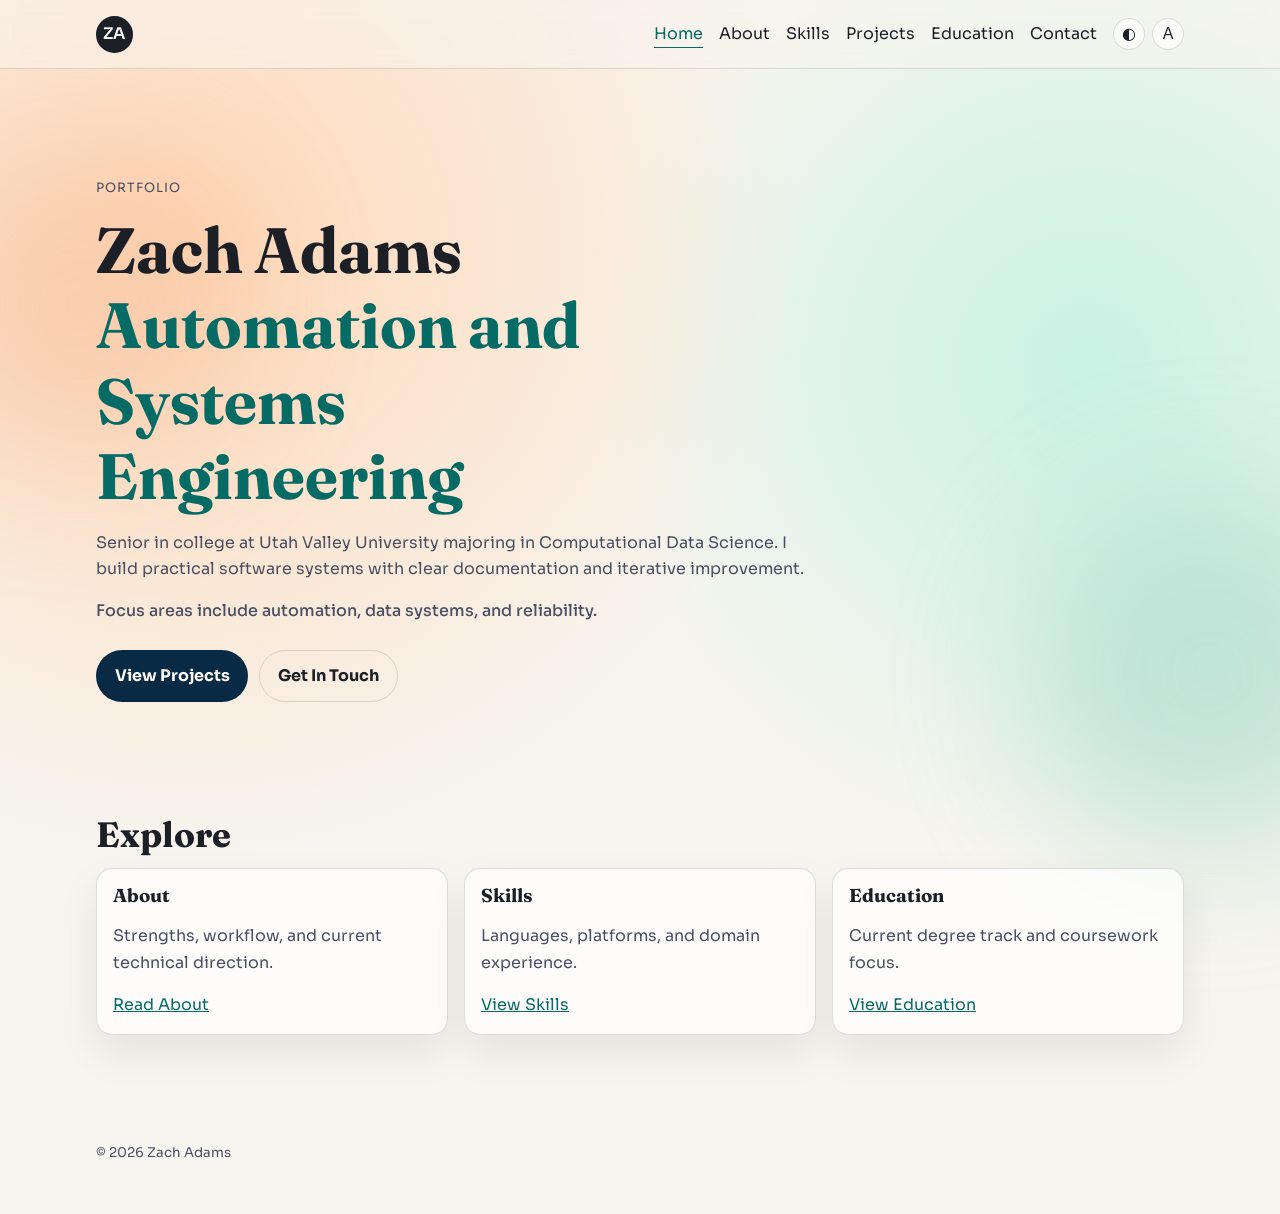
<file: index.html>
<!DOCTYPE html>
<html lang="en">
  <head>
    <meta charset="UTF-8" />
    <meta name="viewport" content="width=device-width, initial-scale=1.0" />
    <title>Zach Adams | Portfolio</title>
    <meta
      name="description"
      content="Portfolio homepage for Zach Adams, senior in Computational Data Science focused on automation and systems engineering."
    />
    <link rel="icon" href="favicon.ico" sizes="any" />
    <link rel="icon" type="image/svg+xml" href="favicon.svg" />
    <link rel="stylesheet" href="styles/styles.css?v=20260326" data-theme-stylesheet />
  </head>
  <body>
    <a class="skip-link" href="#main-content">Skip to main content</a>
    <div class="bg-shape bg-shape-1" aria-hidden="true"></div>
    <div class="bg-shape bg-shape-2" aria-hidden="true"></div>

    <header class="site-header">
      <a class="logo" href="index.html">ZA</a>
      <nav aria-label="Main navigation">
        <a href="index.html">Home</a>
        <a href="about.html">About</a>
        <a href="skills.html">Skills</a>
        <a href="projects.html">Projects</a>
        <a href="education.html">Education</a>
        <a href="contact.html">Contact</a>
      </nav>
      <div class="header-controls" role="group" aria-label="Display and accessibility tools">
        <div class="theme-menu-wrap">
          <button
            type="button"
            class="theme-toggle"
            data-theme-toggle
            aria-label="Open theme picker and switch visual style"
            title="Open theme picker and switch visual style"
            aria-haspopup="menu"
            aria-expanded="false"
            aria-controls="theme-menu"
          >
            <span aria-hidden="true">◐</span>
          </button>
          <div
            class="theme-menu"
            id="theme-menu"
            data-theme-menu
            role="menu"
            aria-label="Theme selector"
            hidden
          ></div>
        </div>
        <div class="a11y-menu-wrap">
          <button
            type="button"
            class="a11y-toggle"
            data-a11y-toggle
            aria-label="Open accessibility options"
            title="Open accessibility options"
            aria-haspopup="menu"
            aria-expanded="false"
            aria-controls="a11y-menu"
          >
            <span aria-hidden="true">A</span>
          </button>
          <div
            class="a11y-menu"
            id="a11y-menu"
            data-a11y-menu
            role="menu"
            aria-label="Accessibility options"
            hidden
          ></div>
        </div>
      </div>
    </header>

    <main id="main-content" class="page-main" tabindex="-1">
      <section class="hero section">
        <p class="eyebrow">Portfolio</p>
        <h1>
          Zach Adams
          <span>Automation and Systems Engineering</span>
        </h1>
        <p class="hero-copy">
          Senior in college at Utah Valley University majoring in Computational
          Data Science. I build practical software systems with clear
          documentation and iterative improvement.
        </p>
        <p class="hero-meta">
          Focus areas include automation, data systems, and reliability.
        </p>
        <div class="hero-actions">
          <a class="button" href="projects.html">View Projects</a>
          <a class="button button-ghost" href="contact.html">Get In Touch</a>
        </div>
      </section>

      <section class="section compact-section">
        <h2>Explore</h2>
        <div class="grid">
          <article class="card">
            <h3>About</h3>
            <p>Strengths, workflow, and current technical direction.</p>
            <a href="about.html">Read About</a>
          </article>
          <article class="card">
            <h3>Skills</h3>
            <p>Languages, platforms, and domain experience.</p>
            <a href="skills.html">View Skills</a>
          </article>
          <article class="card">
            <h3>Education</h3>
            <p>Current degree track and coursework focus.</p>
            <a href="education.html">View Education</a>
          </article>
        </div>
      </section>
    </main>

    <footer class="site-footer">
      <small>&copy; <span id="year"></span> Zach Adams</small>
    </footer>

    <div class="sr-only" data-a11y-status aria-live="polite"></div>
    <script src="script.js?v=20260326"></script>
  </body>
</html>
</file>
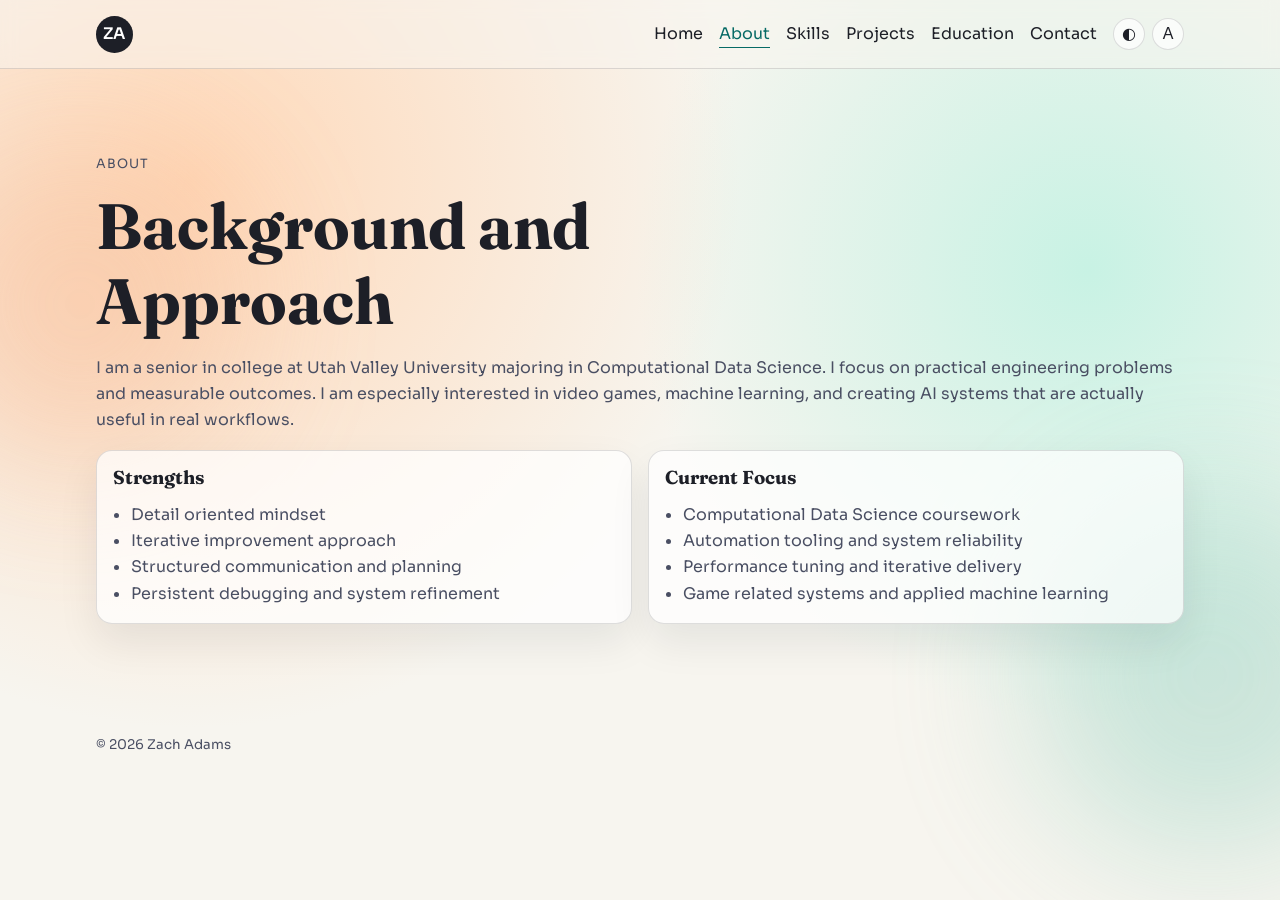
<file: about.html>
<!DOCTYPE html>
<html lang="en">
  <head>
    <meta charset="UTF-8" />
    <meta name="viewport" content="width=device-width, initial-scale=1.0" />
    <title>Zach Adams | About</title>
    <meta
      name="description"
      content="About Zach Adams, a senior majoring in Computational Data Science with a focus on practical engineering and automation."
    />
    <link rel="icon" href="favicon.ico" sizes="any" />
    <link rel="icon" type="image/svg+xml" href="favicon.svg" />
    <link rel="stylesheet" href="styles/styles.css?v=20260326" data-theme-stylesheet />
  </head>
  <body>
    <a class="skip-link" href="#main-content">Skip to main content</a>
    <div class="bg-shape bg-shape-1" aria-hidden="true"></div>
    <div class="bg-shape bg-shape-2" aria-hidden="true"></div>

    <header class="site-header">
      <a class="logo" href="index.html">ZA</a>
      <nav aria-label="Main navigation">
        <a href="index.html">Home</a>
        <a href="about.html">About</a>
        <a href="skills.html">Skills</a>
        <a href="projects.html">Projects</a>
        <a href="education.html">Education</a>
        <a href="contact.html">Contact</a>
      </nav>
      <div class="header-controls" role="group" aria-label="Display and accessibility tools">
        <div class="theme-menu-wrap">
          <button
            type="button"
            class="theme-toggle"
            data-theme-toggle
            aria-label="Open theme picker and switch visual style"
            title="Open theme picker and switch visual style"
            aria-haspopup="menu"
            aria-expanded="false"
            aria-controls="theme-menu"
          >
            <span aria-hidden="true">◐</span>
          </button>
          <div
            class="theme-menu"
            id="theme-menu"
            data-theme-menu
            role="menu"
            aria-label="Theme selector"
            hidden
          ></div>
        </div>
        <div class="a11y-menu-wrap">
          <button
            type="button"
            class="a11y-toggle"
            data-a11y-toggle
            aria-label="Open accessibility options"
            title="Open accessibility options"
            aria-haspopup="menu"
            aria-expanded="false"
            aria-controls="a11y-menu"
          >
            <span aria-hidden="true">A</span>
          </button>
          <div
            class="a11y-menu"
            id="a11y-menu"
            data-a11y-menu
            role="menu"
            aria-label="Accessibility options"
            hidden
          ></div>
        </div>
      </div>
    </header>

    <main id="main-content" class="page-main" tabindex="-1">
      <section class="section">
        <p class="eyebrow">About</p>
        <h1>Background and Approach</h1>
        <p>
          I am a senior in college at Utah Valley University majoring in
          Computational Data Science. I focus on practical engineering problems
          and measurable outcomes. I am especially interested in video games,
          machine learning, and creating AI systems that are actually useful in
          real workflows.
        </p>
        <div class="grid">
          <article class="card">
            <h3>Strengths</h3>
            <ul>
              <li>Detail oriented mindset</li>
              <li>Iterative improvement approach</li>
              <li>Structured communication and planning</li>
              <li>Persistent debugging and system refinement</li>
            </ul>
          </article>
          <article class="card">
            <h3>Current Focus</h3>
            <ul>
              <li>Computational Data Science coursework</li>
              <li>Automation tooling and system reliability</li>
              <li>Performance tuning and iterative delivery</li>
              <li>Game related systems and applied machine learning</li>
            </ul>
          </article>
        </div>
      </section>
    </main>

    <footer class="site-footer">
      <small>&copy; <span id="year"></span> Zach Adams</small>
    </footer>

    <div class="sr-only" data-a11y-status aria-live="polite"></div>
    <script src="script.js?v=20260326"></script>
  </body>
</html>
</file>
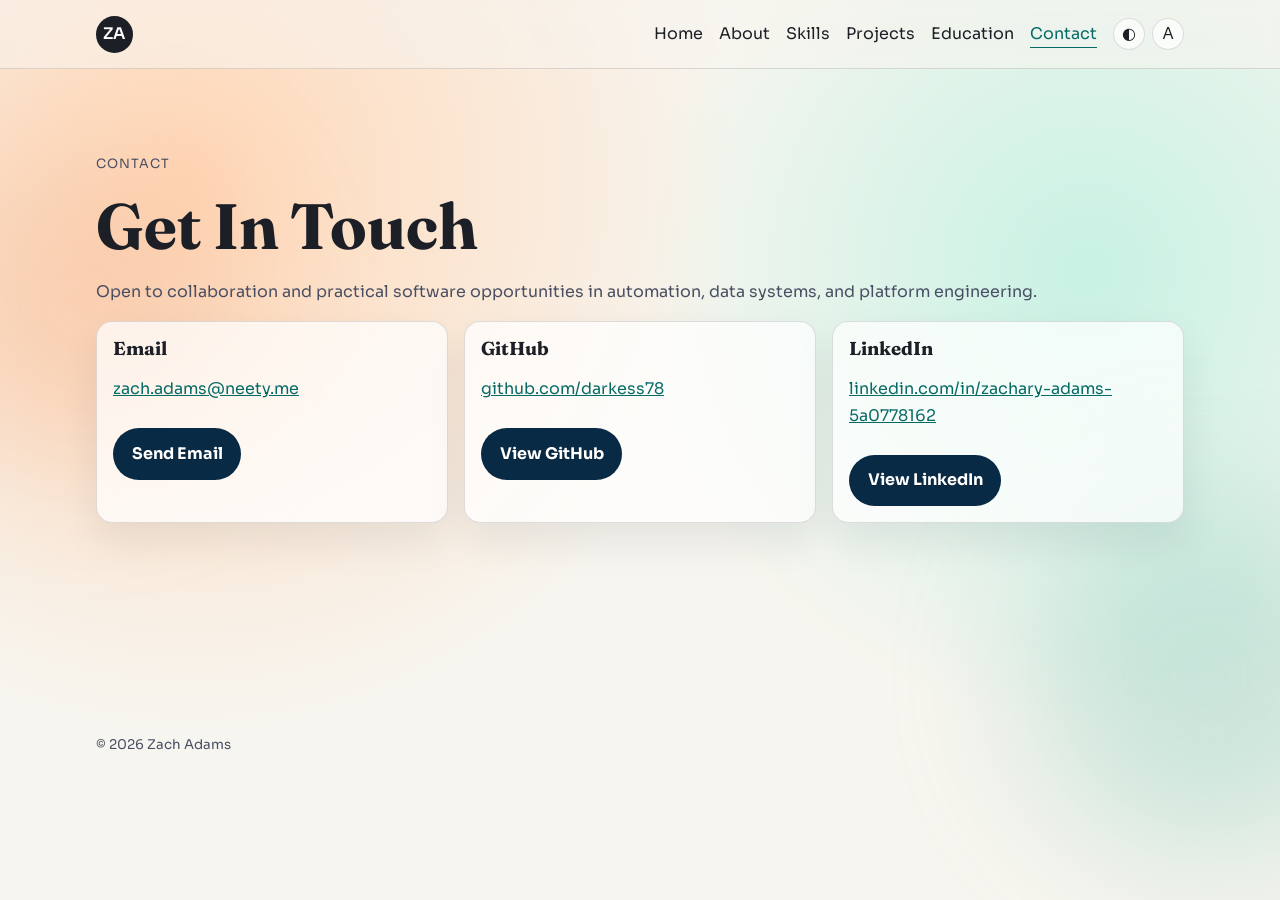
<file: contact.html>
<!DOCTYPE html>
<html lang="en">
  <head>
    <meta charset="UTF-8" />
    <meta name="viewport" content="width=device-width, initial-scale=1.0" />
    <title>Zach Adams | Contact</title>
    <meta
      name="description"
      content="Contact Zach Adams by email or GitHub for project and collaboration opportunities."
    />
    <link rel="icon" href="favicon.ico" sizes="any" />
    <link rel="icon" type="image/svg+xml" href="favicon.svg" />
    <link rel="stylesheet" href="styles/styles.css?v=20260326" data-theme-stylesheet />
  </head>
  <body>
    <a class="skip-link" href="#main-content">Skip to main content</a>
    <div class="bg-shape bg-shape-1" aria-hidden="true"></div>
    <div class="bg-shape bg-shape-2" aria-hidden="true"></div>

    <header class="site-header">
      <a class="logo" href="index.html">ZA</a>
      <nav aria-label="Main navigation">
        <a href="index.html">Home</a>
        <a href="about.html">About</a>
        <a href="skills.html">Skills</a>
        <a href="projects.html">Projects</a>
        <a href="education.html">Education</a>
        <a href="contact.html">Contact</a>
      </nav>
      <div class="header-controls" role="group" aria-label="Display and accessibility tools">
        <div class="theme-menu-wrap">
          <button
            type="button"
            class="theme-toggle"
            data-theme-toggle
            aria-label="Open theme picker and switch visual style"
            title="Open theme picker and switch visual style"
            aria-haspopup="menu"
            aria-expanded="false"
            aria-controls="theme-menu"
          >
            <span aria-hidden="true">◐</span>
          </button>
          <div
            class="theme-menu"
            id="theme-menu"
            data-theme-menu
            role="menu"
            aria-label="Theme selector"
            hidden
          ></div>
        </div>
        <div class="a11y-menu-wrap">
          <button
            type="button"
            class="a11y-toggle"
            data-a11y-toggle
            aria-label="Open accessibility options"
            title="Open accessibility options"
            aria-haspopup="menu"
            aria-expanded="false"
            aria-controls="a11y-menu"
          >
            <span aria-hidden="true">A</span>
          </button>
          <div
            class="a11y-menu"
            id="a11y-menu"
            data-a11y-menu
            role="menu"
            aria-label="Accessibility options"
            hidden
          ></div>
        </div>
      </div>
    </header>

    <main id="main-content" class="page-main" tabindex="-1">
      <section class="section">
        <p class="eyebrow">Contact</p>
        <h1>Get In Touch</h1>
        <p>
          Open to collaboration and practical software opportunities in
          automation, data systems, and platform engineering.
        </p>
        <div class="grid">
          <article class="card">
            <h3>Email</h3>
            <p>
              <a href="mailto:zach.adams@neety.me">zach.adams@neety.me</a>
            </p>
            <a class="button" href="mailto:zach.adams@neety.me">Send Email</a>
          </article>
          <article class="card">
            <h3>GitHub</h3>
            <p>
              <a href="https://github.com/darkess78" target="_blank" rel="noopener noreferrer"
                >github.com/darkess78</a
              >
            </p>
            <a
              class="button"
              href="https://github.com/darkess78"
              target="_blank"
              rel="noopener noreferrer"
              >View GitHub</a
            >
          </article>
          <article class="card">
            <h3>LinkedIn</h3>
            <p>
              <a
                href="https://www.linkedin.com/in/zachary-adams-5a0778162/"
                target="_blank"
                rel="noopener noreferrer"
                >linkedin.com/in/zachary-adams-5a0778162</a
              >
            </p>
            <a
              class="button"
              href="https://www.linkedin.com/in/zachary-adams-5a0778162/"
              target="_blank"
              rel="noopener noreferrer"
              >View LinkedIn</a
            >
          </article>
        </div>
      </section>
    </main>

    <footer class="site-footer">
      <small>&copy; <span id="year"></span> Zach Adams</small>
    </footer>

    <div class="sr-only" data-a11y-status aria-live="polite"></div>
    <script src="script.js?v=20260326"></script>
  </body>
</html>
</file>
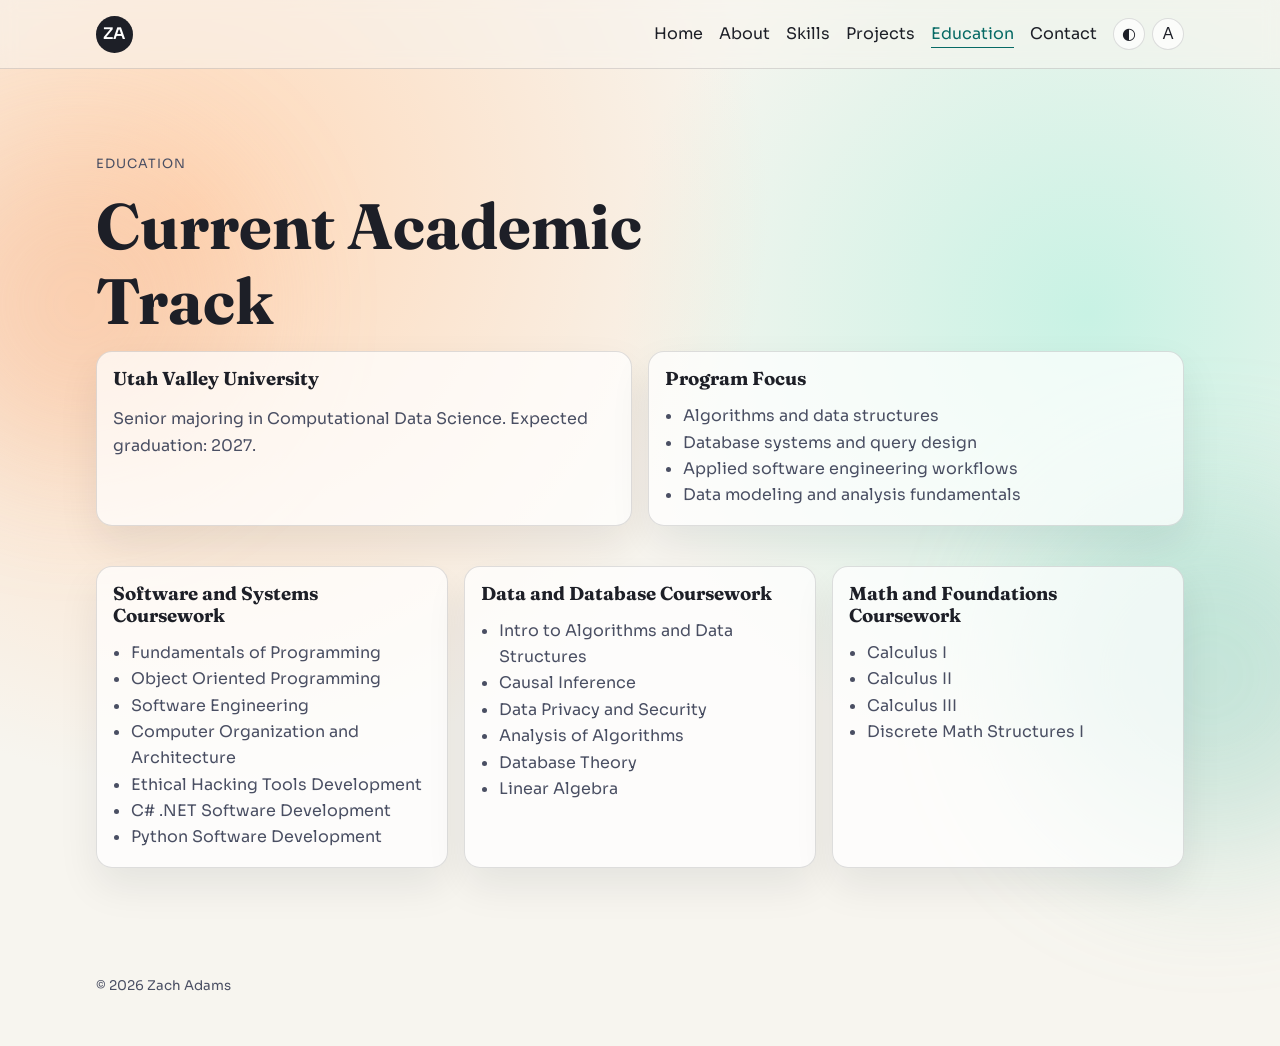
<file: education.html>
<!DOCTYPE html>
<html lang="en">
  <head>
    <meta charset="UTF-8" />
    <meta name="viewport" content="width=device-width, initial-scale=1.0" />
    <title>Zach Adams | Education</title>
    <meta
      name="description"
      content="Education background for Zach Adams, senior at Utah Valley University majoring in Computational Data Science."
    />
    <link rel="icon" href="favicon.ico" sizes="any" />
    <link rel="icon" type="image/svg+xml" href="favicon.svg" />
    <link rel="stylesheet" href="styles/styles.css?v=20260326" data-theme-stylesheet />
  </head>
  <body>
    <a class="skip-link" href="#main-content">Skip to main content</a>
    <div class="bg-shape bg-shape-1" aria-hidden="true"></div>
    <div class="bg-shape bg-shape-2" aria-hidden="true"></div>

    <header class="site-header">
      <a class="logo" href="index.html">ZA</a>
      <nav aria-label="Main navigation">
        <a href="index.html">Home</a>
        <a href="about.html">About</a>
        <a href="skills.html">Skills</a>
        <a href="projects.html">Projects</a>
        <a href="education.html">Education</a>
        <a href="contact.html">Contact</a>
      </nav>
      <div class="header-controls" role="group" aria-label="Display and accessibility tools">
        <div class="theme-menu-wrap">
          <button
            type="button"
            class="theme-toggle"
            data-theme-toggle
            aria-label="Open theme picker and switch visual style"
            title="Open theme picker and switch visual style"
            aria-haspopup="menu"
            aria-expanded="false"
            aria-controls="theme-menu"
          >
            <span aria-hidden="true">◐</span>
          </button>
          <div
            class="theme-menu"
            id="theme-menu"
            data-theme-menu
            role="menu"
            aria-label="Theme selector"
            hidden
          ></div>
        </div>
        <div class="a11y-menu-wrap">
          <button
            type="button"
            class="a11y-toggle"
            data-a11y-toggle
            aria-label="Open accessibility options"
            title="Open accessibility options"
            aria-haspopup="menu"
            aria-expanded="false"
            aria-controls="a11y-menu"
          >
            <span aria-hidden="true">A</span>
          </button>
          <div
            class="a11y-menu"
            id="a11y-menu"
            data-a11y-menu
            role="menu"
            aria-label="Accessibility options"
            hidden
          ></div>
        </div>
      </div>
    </header>

    <main id="main-content" class="page-main" tabindex="-1">
      <section class="section">
        <p class="eyebrow">Education</p>
        <h1>Current Academic Track</h1>
        <div class="grid">
          <article class="card">
            <h3>Utah Valley University</h3>
            <p>Senior majoring in Computational Data Science. Expected graduation: 2027.</p>
          </article>
          <article class="card">
            <h3>Program Focus</h3>
            <ul>
              <li>Algorithms and data structures</li>
              <li>Database systems and query design</li>
              <li>Applied software engineering workflows</li>
              <li>Data modeling and analysis fundamentals</li>
            </ul>
          </article>
        </div>

        <div class="grid compact-section">
          <article class="card">
            <h3>Software and Systems Coursework</h3>
            <ul>
              <li>Fundamentals of Programming</li>
              <li>Object Oriented Programming</li>
              <li>Software Engineering</li>
              <li>Computer Organization and Architecture</li>
              <li>Ethical Hacking Tools Development</li>
              <li>C# .NET Software Development</li>
              <li>Python Software Development</li>
            </ul>
          </article>
          <article class="card">
            <h3>Data and Database Coursework</h3>
            <ul>
              <li>Intro to Algorithms and Data Structures</li>
              <li>Causal Inference</li>
              <li>Data Privacy and Security</li>
              <li>Analysis of Algorithms</li>
              <li>Database Theory</li>
              <li>Linear Algebra</li>
            </ul>
          </article>
          <article class="card">
            <h3>Math and Foundations Coursework</h3>
            <ul>
              <li>Calculus I</li>
              <li>Calculus II</li>
              <li>Calculus III</li>
              <li>Discrete Math Structures I</li>
            </ul>
          </article>
        </div>
      </section>
    </main>

    <footer class="site-footer">
      <small>&copy; <span id="year"></span> Zach Adams</small>
    </footer>

    <div class="sr-only" data-a11y-status aria-live="polite"></div>
    <script src="script.js?v=20260326"></script>
  </body>
</html>
</file>
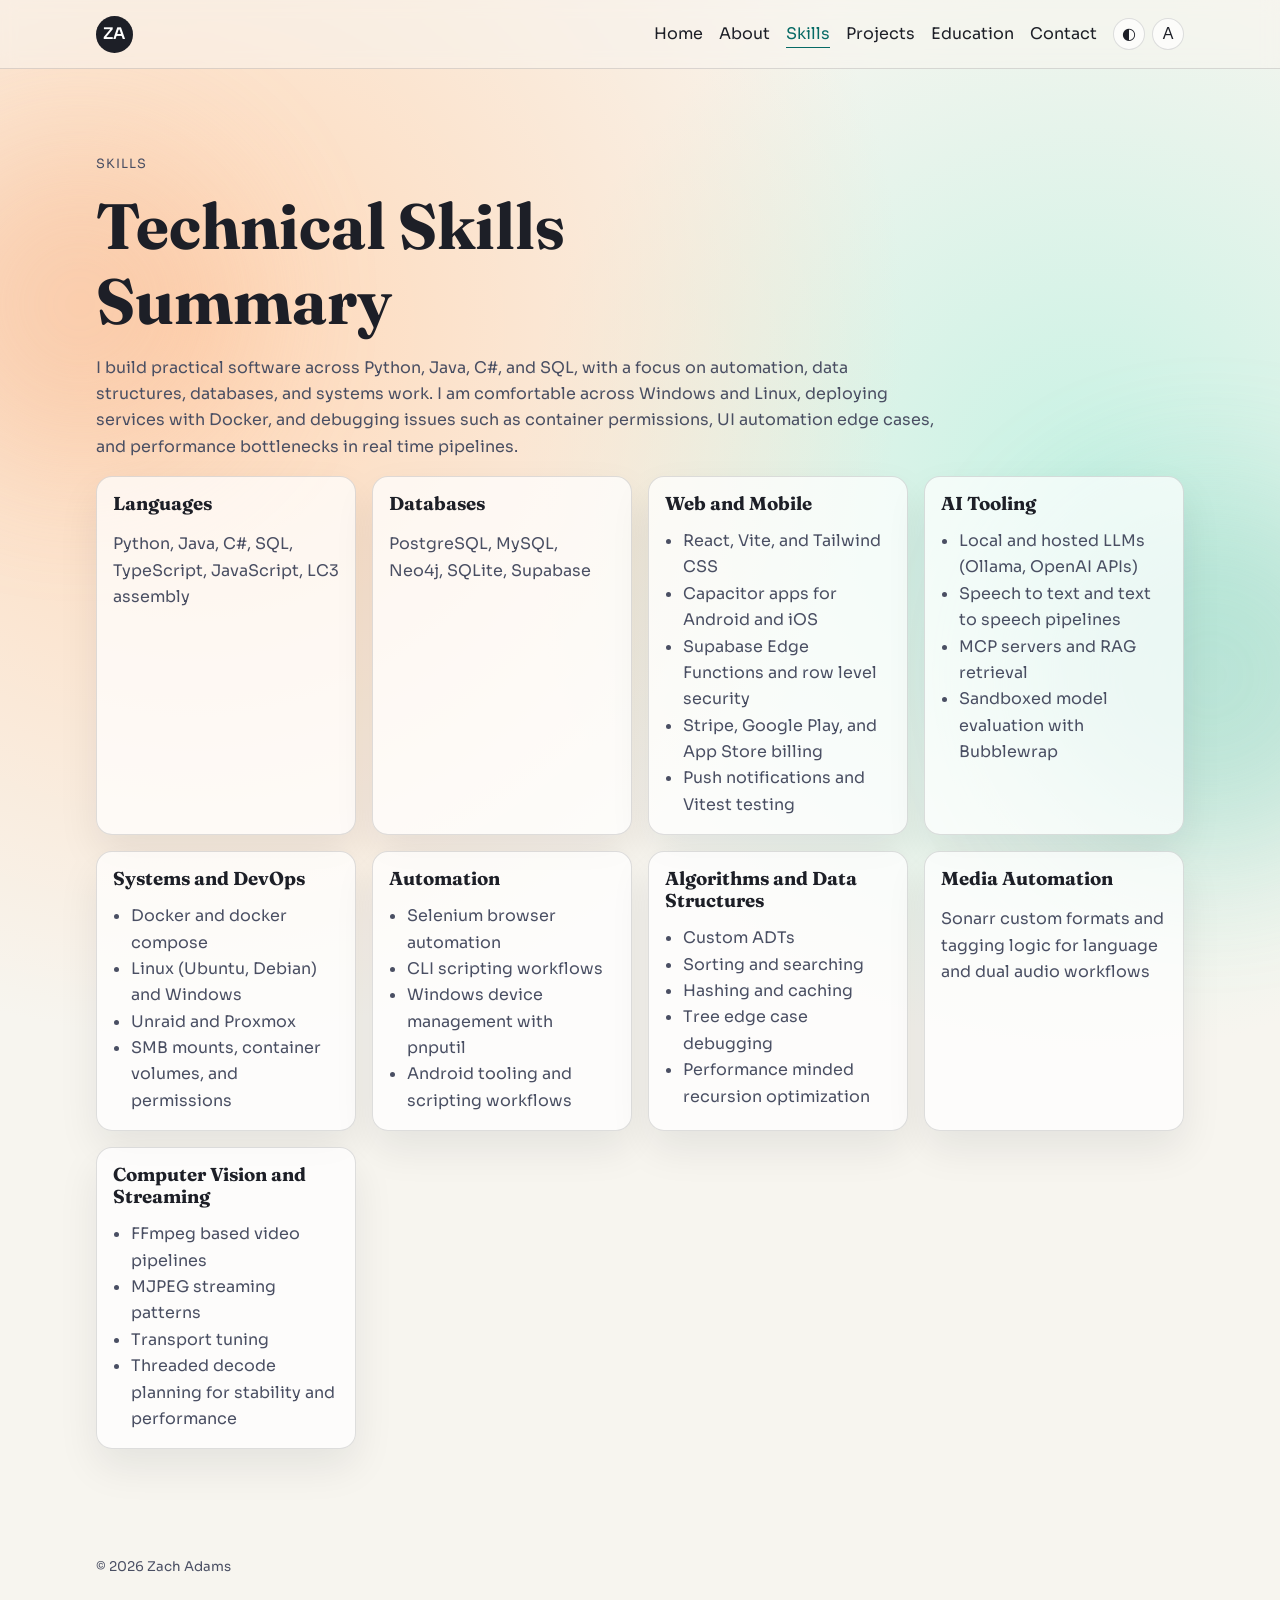
<file: skills.html>
<!DOCTYPE html>
<html lang="en">
  <head>
    <meta charset="UTF-8" />
    <meta name="viewport" content="width=device-width, initial-scale=1.0" />
    <title>Zach Adams | Skills</title>
    <meta
      name="description"
      content="Core skills of Zach Adams across programming languages, databases, automation, and systems engineering."
    />
    <link rel="icon" href="favicon.ico" sizes="any" />
    <link rel="icon" type="image/svg+xml" href="favicon.svg" />
    <link rel="stylesheet" href="styles/styles.css?v=20260326" data-theme-stylesheet />
  </head>
  <body>
    <a class="skip-link" href="#main-content">Skip to main content</a>
    <div class="bg-shape bg-shape-1" aria-hidden="true"></div>
    <div class="bg-shape bg-shape-2" aria-hidden="true"></div>

    <header class="site-header">
      <a class="logo" href="index.html">ZA</a>
      <nav aria-label="Main navigation">
        <a href="index.html">Home</a>
        <a href="about.html">About</a>
        <a href="skills.html">Skills</a>
        <a href="projects.html">Projects</a>
        <a href="education.html">Education</a>
        <a href="contact.html">Contact</a>
      </nav>
      <div class="header-controls" role="group" aria-label="Display and accessibility tools">
        <div class="theme-menu-wrap">
          <button
            type="button"
            class="theme-toggle"
            data-theme-toggle
            aria-label="Open theme picker and switch visual style"
            title="Open theme picker and switch visual style"
            aria-haspopup="menu"
            aria-expanded="false"
            aria-controls="theme-menu"
          >
            <span aria-hidden="true">◐</span>
          </button>
          <div
            class="theme-menu"
            id="theme-menu"
            data-theme-menu
            role="menu"
            aria-label="Theme selector"
            hidden
          ></div>
        </div>
        <div class="a11y-menu-wrap">
          <button
            type="button"
            class="a11y-toggle"
            data-a11y-toggle
            aria-label="Open accessibility options"
            title="Open accessibility options"
            aria-haspopup="menu"
            aria-expanded="false"
            aria-controls="a11y-menu"
          >
            <span aria-hidden="true">A</span>
          </button>
          <div
            class="a11y-menu"
            id="a11y-menu"
            data-a11y-menu
            role="menu"
            aria-label="Accessibility options"
            hidden
          ></div>
        </div>
      </div>
    </header>

    <main id="main-content" class="page-main" tabindex="-1">
      <section class="section">
        <p class="eyebrow">Skills</p>
        <h1>Technical Skills Summary</h1>
        <p class="section-lead">
          I build practical software across Python, Java, C#, and SQL, with a
          focus on automation, data structures, databases, and systems work. I
          am comfortable across Windows and Linux, deploying services with
          Docker, and debugging issues such as container permissions, UI
          automation edge cases, and performance bottlenecks in real time
          pipelines.
        </p>

        <div class="grid">
          <article class="card">
            <h3>Languages</h3>
            <p>Python, Java, C#, SQL, TypeScript, JavaScript, LC3 assembly</p>
          </article>
          <article class="card">
            <h3>Databases</h3>
            <p>PostgreSQL, MySQL, Neo4j, SQLite, Supabase</p>
          </article>
          <article class="card">
            <h3>Web and Mobile</h3>
            <ul>
              <li>React, Vite, and Tailwind CSS</li>
              <li>Capacitor apps for Android and iOS</li>
              <li>Supabase Edge Functions and row level security</li>
              <li>Stripe, Google Play, and App Store billing</li>
              <li>Push notifications and Vitest testing</li>
            </ul>
          </article>
          <article class="card">
            <h3>AI Tooling</h3>
            <ul>
              <li>Local and hosted LLMs (Ollama, OpenAI APIs)</li>
              <li>Speech to text and text to speech pipelines</li>
              <li>MCP servers and RAG retrieval</li>
              <li>Sandboxed model evaluation with Bubblewrap</li>
            </ul>
          </article>
          <article class="card">
            <h3>Systems and DevOps</h3>
            <ul>
              <li>Docker and docker compose</li>
              <li>Linux (Ubuntu, Debian) and Windows</li>
              <li>Unraid and Proxmox</li>
              <li>SMB mounts, container volumes, and permissions</li>
            </ul>
          </article>
          <article class="card">
            <h3>Automation</h3>
            <ul>
              <li>Selenium browser automation</li>
              <li>CLI scripting workflows</li>
              <li>Windows device management with pnputil</li>
              <li>Android tooling and scripting workflows</li>
            </ul>
          </article>
          <article class="card">
            <h3>Algorithms and Data Structures</h3>
            <ul>
              <li>Custom ADTs</li>
              <li>Sorting and searching</li>
              <li>Hashing and caching</li>
              <li>Tree edge case debugging</li>
              <li>Performance minded recursion optimization</li>
            </ul>
          </article>
          <article class="card">
            <h3>Media Automation</h3>
            <p>
              Sonarr custom formats and tagging logic for language and dual
              audio workflows
            </p>
          </article>
          <article class="card">
            <h3>Computer Vision and Streaming</h3>
            <ul>
              <li>FFmpeg based video pipelines</li>
              <li>MJPEG streaming patterns</li>
              <li>Transport tuning</li>
              <li>Threaded decode planning for stability and performance</li>
            </ul>
          </article>
        </div>
      </section>

    </main>

    <footer class="site-footer">
      <small>&copy; <span id="year"></span> Zach Adams</small>
    </footer>

    <div class="sr-only" data-a11y-status aria-live="polite"></div>
    <script src="script.js?v=20260326"></script>
  </body>
</html>
</file>
<file: styles/styles.css>
@import url("https://fonts.googleapis.com/css2?family=Fraunces:opsz,wght@9..144,600;9..144,700&family=Sora:wght@400;500;600&display=swap");

:root {
  --bg: #f7f5ef;
  --surface: rgba(255, 255, 255, 0.72);
  --ink: #1d1f27;
  --muted: #4a4f63;
  --line: rgba(29, 31, 39, 0.14);
  --accent: #0a7e78;
  --accent-dark: #066a65;
  --button-bg: #082a45;
  --button-bg-hover: #061f34;
  --button-text: #ffffff;
  --radius: 1rem;
  --shadow: 0 18px 40px rgba(16, 25, 36, 0.08);
}

* {
  box-sizing: border-box;
}

html {
  scroll-behavior: smooth;
}

body {
  margin: 0;
  min-height: 100vh;
  font-family: "Sora", sans-serif;
  line-height: 1.65;
  color: var(--ink);
  background:
    radial-gradient(circle at 15% 20%, #ffd8b8 0%, transparent 42%),
    radial-gradient(circle at 85% 30%, #c8f2e4 0%, transparent 36%),
    var(--bg);
}

main,
.site-header,
.site-footer {
  width: min(68rem, 92vw);
  margin-inline: auto;
}

.site-header {
  display: flex;
  align-items: center;
  justify-content: space-between;
  padding: 1rem 0;
  position: sticky;
  top: 0;
  z-index: 4;
  isolation: isolate;
}

/* Full width sticky blur backdrop behind constrained header content. */
.site-header::before {
  content: "";
  position: absolute;
  top: 0;
  bottom: 0;
  left: 50%;
  width: 100vw;
  transform: translateX(-50%);
  backdrop-filter: blur(8px);
  -webkit-backdrop-filter: blur(8px);
  background: rgba(247, 245, 239, 0.55);
  border-bottom: 1px solid var(--line);
  z-index: -1;
  pointer-events: none;
}

.logo {
  width: 2.3rem;
  aspect-ratio: 1;
  display: grid;
  place-items: center;
  border-radius: 50%;
  background: var(--ink);
  color: #fff;
  text-decoration: none;
  font-weight: 600;
}

nav {
  display: flex;
  gap: 1rem;
  flex-wrap: wrap;
  justify-content: flex-end;
}

nav a {
  color: var(--ink);
  text-decoration: none;
  border-bottom: 1px solid transparent;
}

nav a:hover {
  border-color: var(--ink);
}

nav a.active {
  color: var(--accent-dark);
  border-color: var(--accent-dark);
}

.section {
  padding: 4.5rem 0;
  animation: rise 700ms ease both;
}

.section-lead {
  max-width: 70ch;
  color: var(--muted);
}

.page-main {
  min-height: 70vh;
}

.hero {
  padding-top: 6rem;
}

.eyebrow {
  text-transform: uppercase;
  letter-spacing: 0.08em;
  font-size: 0.8rem;
  color: var(--muted);
}

h1,
h2,
h3 {
  font-family: "Fraunces", serif;
  line-height: 1.18;
  margin: 0 0 0.8rem;
}

h1 {
  font-size: clamp(2rem, 5vw, 4rem);
  max-width: 14ch;
}

h1 span {
  color: var(--accent-dark);
}

h2 {
  font-size: clamp(1.5rem, 3vw, 2.2rem);
}

.hero-copy {
  max-width: 60ch;
  color: var(--muted);
}

.hero-meta {
  margin-top: 0.2rem;
  color: var(--ink);
  font-weight: 500;
}

.button {
  display: inline-block;
  margin-top: 0.6rem;
  padding: 0.72rem 1.1rem;
  border-radius: 999px;
  background: var(--button-bg);
  color: var(--button-text);
  border: 1px solid rgba(7, 38, 63, 0.22);
  text-decoration: none;
  font-weight: 700;
  text-shadow: 0 1px 0 rgba(0, 0, 0, 0.25);
  transition: background-color 200ms ease;
}

.button:hover {
  background: var(--button-bg-hover);
}

.button-ghost {
  background: transparent;
  color: var(--ink);
  border: 1px solid var(--line);
  text-shadow: none;
}

.button-ghost:hover {
  background: rgba(255, 255, 255, 0.5);
}

.hero-actions {
  display: flex;
  gap: 0.7rem;
  flex-wrap: wrap;
}

.grid {
  display: grid;
  grid-template-columns: repeat(auto-fit, minmax(14rem, 1fr));
  gap: 1rem;
}

.projects-grid {
  grid-template-columns: repeat(auto-fit, minmax(20rem, 1fr));
  align-items: start;
}

.card {
  border: 1px solid var(--line);
  border-radius: var(--radius);
  padding: 1rem;
  background: var(--surface);
  box-shadow: var(--shadow);
}

.card p,
.section p {
  color: var(--muted);
}

.card ul {
  margin: 0.4rem 0 0;
  padding-left: 1.1rem;
  color: var(--muted);
}

.card h4 {
  margin: 0.9rem 0 0.4rem;
  font-size: 0.95rem;
  font-family: "Sora", sans-serif;
}

/* Project cards stay compact and open inside a separate zoom modal. */
.project-card {
  position: relative;
  transition:
    transform 220ms ease,
    border-color 220ms ease,
    box-shadow 220ms ease;
}

.project-card:hover {
  transform: translateY(-2px);
  border-color: rgba(8, 42, 69, 0.3);
}

.project-summary {
  margin-bottom: 0.7rem;
}

.project-open {
  border: 1px solid var(--line);
  border-radius: 999px;
  padding: 0.48rem 0.85rem;
  background: rgba(255, 255, 255, 0.85);
  color: var(--ink);
  font: inherit;
  font-size: 0.92rem;
  font-weight: 600;
  cursor: pointer;
  align-self: flex-start;
  transition:
    background-color 220ms ease,
    border-color 220ms ease,
    transform 220ms ease;
}

.project-open:hover {
  background: #ffffff;
  border-color: var(--accent-dark);
}

.project-open:focus-visible {
  outline: 2px solid var(--accent-dark);
  outline-offset: 2px;
}

.project-open::before {
  content: "+";
  display: inline-block;
  margin-right: 0.45rem;
  font-weight: 700;
}

.project-details[hidden] {
  display: none;
}

.project-stack {
  margin-top: 0.7rem;
}

.project-media-grid {
  margin: 0.8rem 0 0.4rem;
  display: grid;
  gap: 0.7rem;
  grid-template-columns: repeat(auto-fit, minmax(15rem, 1fr));
}

.project-media-grid-single {
  grid-template-columns: 1fr;
}

.project-media {
  margin: 0;
  border: 1px solid var(--line);
  border-radius: 0.7rem;
  overflow: hidden;
  background: rgba(255, 255, 255, 0.85);
  cursor: zoom-in;
  transition: border-color 180ms ease;
}

.project-media:hover {
  border-color: rgba(8, 42, 69, 0.32);
}

.project-media:focus-visible {
  outline: 2px solid var(--accent-dark);
  outline-offset: 2px;
}

.project-media img {
  display: block;
  width: 100%;
  height: auto;
}

.project-media figcaption {
  padding: 0.45rem 0.6rem 0.6rem;
  font-size: 0.82rem;
  line-height: 1.45;
  color: var(--muted);
}

body.modal-open {
  overflow: hidden;
}

/* Zoom modal that animates from the clicked project card bounds. */
.project-overlay {
  position: fixed;
  inset: 0;
  z-index: 35;
  display: grid;
  place-items: center;
  padding: 1rem;
  pointer-events: none;
}

.project-overlay[hidden] {
  display: none;
}

.project-overlay.is-visible {
  pointer-events: auto;
}

.project-overlay-backdrop {
  position: absolute;
  inset: 0;
  border: 0;
  margin: 0;
  padding: 0;
  background: rgba(9, 17, 26, 0.45);
  opacity: 0;
  transition: opacity 240ms ease;
  cursor: pointer;
}

.project-overlay.is-visible .project-overlay-backdrop {
  opacity: 1;
}

.project-modal {
  position: relative;
  width: min(54rem, 94vw);
  max-height: 86vh;
  overflow: auto;
  background: rgba(255, 255, 255, 0.96);
  box-shadow: 0 30px 66px rgba(10, 17, 28, 0.24);
  transform-origin: top left;
  transition:
    transform 360ms cubic-bezier(0.2, 0.78, 0.18, 1),
    opacity 240ms ease;
  opacity: 0;
}

.project-overlay.is-visible .project-modal {
  opacity: 1;
}

.project-modal-close {
  position: sticky;
  top: 0;
  float: right;
  margin: -0.2rem -0.2rem 0.7rem 0;
  border: 1px solid var(--line);
  border-radius: 0.55rem;
  background: #ffffff;
  padding: 0.35rem 0.65rem;
  font: inherit;
  font-size: 0.88rem;
  font-weight: 600;
  color: var(--ink);
  cursor: pointer;
}

.project-modal-close:hover {
  border-color: var(--accent-dark);
}

.project-modal-details {
  opacity: 0;
  transform: translateY(12px);
  transition:
    opacity 220ms ease,
    transform 220ms ease;
}

.project-overlay.show-details .project-modal-details {
  opacity: 1;
  transform: translateY(0);
}

.project-image-overlay {
  position: fixed;
  inset: 0;
  z-index: 45;
  display: grid;
  place-items: center;
  padding: 1rem;
  pointer-events: none;
}

.project-image-overlay[hidden] {
  display: none;
}

.project-image-overlay.is-visible {
  pointer-events: auto;
}

.project-image-backdrop {
  position: absolute;
  inset: 0;
  border: 0;
  margin: 0;
  padding: 0;
  background: rgba(9, 17, 26, 0.66);
  opacity: 0;
  transition: opacity 200ms ease;
  cursor: pointer;
}

.project-image-overlay.is-visible .project-image-backdrop {
  opacity: 1;
}

.project-image-modal {
  position: relative;
  width: min(74rem, 96vw);
  max-height: 90vh;
  padding: 0.8rem;
  display: grid;
  gap: 0.55rem;
  background: rgba(255, 255, 255, 0.98);
  box-shadow: 0 34px 75px rgba(10, 17, 28, 0.3);
  opacity: 0;
  transform: scale(0.98);
  transition:
    opacity 200ms ease,
    transform 200ms ease;
}

.project-image-overlay.is-visible .project-image-modal {
  opacity: 1;
  transform: scale(1);
}

.project-image-modal img {
  display: block;
  width: 100%;
  max-height: calc(90vh - 5.2rem);
  object-fit: contain;
  border: 1px solid var(--line);
  border-radius: 0.6rem;
  background: #ffffff;
}

.project-image-modal figcaption {
  color: var(--muted);
  font-size: 0.88rem;
}

.project-image-close {
  justify-self: end;
  border: 1px solid var(--line);
  border-radius: 0.55rem;
  background: #ffffff;
  padding: 0.32rem 0.62rem;
  font: inherit;
  font-size: 0.86rem;
  font-weight: 600;
  color: var(--ink);
  cursor: pointer;
}

.project-image-close:hover {
  border-color: var(--accent-dark);
}

.project-image-close:focus-visible {
  outline: 2px solid var(--accent-dark);
  outline-offset: 2px;
}

.skill-keywords {
  margin-top: 0.5rem;
  color: var(--muted);
}

.section a:not(.button) {
  color: var(--accent-dark);
}

.site-footer {
  padding: 2rem 0 3rem;
  color: var(--muted);
}

.footer-row {
  display: flex;
  align-items: center;
  justify-content: space-between;
  gap: 0.8rem;
  flex-wrap: wrap;
}

.theme-toggle,
.a11y-toggle {
  width: 2rem;
  height: 2rem;
  border: 1px solid var(--line);
  border-radius: 999px;
  background: var(--surface);
  color: var(--ink);
  display: inline-grid;
  place-items: center;
  cursor: pointer;
  transition:
    background-color 180ms ease,
    border-color 180ms ease,
    transform 180ms ease;
}

.theme-toggle:hover,
.a11y-toggle:hover {
  border-color: var(--accent-dark);
  transform: translateY(-1px);
}

.theme-toggle:focus-visible,
.a11y-toggle:focus-visible {
  outline: 2px solid var(--accent-dark);
  outline-offset: 2px;
}

.theme-toggle span,
.a11y-toggle span {
  font-size: 1rem;
  line-height: 1;
}

.theme-menu-wrap,
.a11y-menu-wrap {
  position: relative;
  display: inline-flex;
}

.theme-menu,
.a11y-menu {
  position: absolute;
  right: 0;
  top: calc(100% + 0.5rem);
  bottom: auto;
  min-width: 11rem;
  padding: 0.32rem;
  border: 1px solid var(--line);
  border-radius: 0.7rem;
  background: var(--surface);
  box-shadow: var(--shadow);
  display: grid;
  gap: 0.2rem;
  z-index: 25;
}

.theme-menu[hidden],
.a11y-menu[hidden] {
  display: none;
}

.theme-option,
.a11y-option {
  border: 1px solid transparent;
  border-radius: 0.5rem;
  padding: 0.35rem 0.5rem;
  background: transparent;
  color: var(--ink);
  font: inherit;
  font-size: 0.84rem;
  text-align: left;
  display: inline-flex;
  align-items: center;
  gap: 0.45rem;
  cursor: pointer;
}

.theme-option:hover,
.a11y-option:hover {
  border-color: var(--line);
  background: rgba(255, 255, 255, 0.22);
}

.theme-option:focus-visible,
.a11y-option:focus-visible {
  outline: 2px solid var(--accent-dark);
  outline-offset: 2px;
}

.theme-option[aria-checked="true"],
.a11y-option[aria-checked="true"] {
  border-color: var(--accent-dark);
  font-weight: 600;
}

.theme-option-dot,
.a11y-option-dot {
  font-size: 0.72rem;
  line-height: 1;
  width: 0.8rem;
  text-align: center;
}

.compact-section {
  padding-top: 2.5rem;
}

.bg-shape {
  position: fixed;
  border-radius: 50%;
  filter: blur(70px);
  opacity: 0.36;
  z-index: -1;
}

.bg-shape-1 {
  width: 320px;
  height: 320px;
  background: #f5b28a;
  left: -80px;
  top: 16vh;
}

.bg-shape-2 {
  width: 360px;
  height: 360px;
  background: #7ecab7;
  right: -110px;
  top: 55vh;
}

@keyframes rise {
  from {
    opacity: 0;
    transform: translateY(12px);
  }
  to {
    opacity: 1;
    transform: translateY(0);
  }
}

@media (max-width: 700px) {
  .site-header {
    padding-top: 0.75rem;
    gap: 0.7rem;
  }

  nav {
    gap: 0.7rem;
    font-size: 0.95rem;
    justify-content: flex-start;
  }

  .section {
    padding: 3.2rem 0;
  }

  .projects-grid {
    grid-template-columns: 1fr;
  }

  .hero {
    padding-top: 3.8rem;
  }

  .hero-actions {
    width: 100%;
  }
}

/* Accessibility helpers */
.skip-link {
  position: absolute;
  left: 0.75rem;
  top: -3rem;
  z-index: 60;
  padding: 0.5rem 0.7rem;
  border: 1px solid var(--line);
  border-radius: 0.45rem;
  background: var(--surface);
  color: var(--ink);
  text-decoration: none;
  font-size: 0.85rem;
  font-weight: 600;
}

.skip-link:focus,
.skip-link:focus-visible {
  top: 0.75rem;
  outline: 2px solid var(--accent-dark);
  outline-offset: 2px;
}

.sr-only {
  position: absolute;
  width: 1px;
  height: 1px;
  padding: 0;
  margin: -1px;
  overflow: hidden;
  clip: rect(0, 0, 0, 0);
  white-space: nowrap;
  border: 0;
}

html.a11y-large-text {
  font-size: 112%;
}

html.a11y-underline-links a:not(.button):not(.logo) {
  text-decoration: underline;
  text-underline-offset: 0.14em;
}

html.a11y-reduce-motion *,
html.a11y-reduce-motion *::before,
html.a11y-reduce-motion *::after {
  animation: none !important;
  transition: none !important;
}

html.a11y-reduce-motion {
  scroll-behavior: auto;
}

html.a11y-high-contrast {
  --bg: #ffffff;
  --surface: #ffffff;
  --ink: #000000;
  --muted: #000000;
  --line: #000000;
  --accent: #000000;
  --accent-dark: #000000;
  --button-bg: #000000;
  --button-bg-hover: #121212;
  --button-text: #ffffff;
  --shadow: none;
}

html.a11y-high-contrast body {
  background: #ffffff;
}

html.a11y-high-contrast .bg-shape {
  display: none;
}

html.a11y-high-contrast .card,
html.a11y-high-contrast .project-modal,
html.a11y-high-contrast .project-image-modal,
html.a11y-high-contrast .theme-menu,
html.a11y-high-contrast .a11y-menu {
  border-width: 2px;
  box-shadow: none;
}

html.a11y-high-contrast a,
html.a11y-high-contrast button {
  font-weight: 700;
}

html.a11y-high-contrast a:not(.button):not(.logo) {
  text-decoration: underline;
}

@media (prefers-reduced-motion: reduce) {
  *,
  *::before,
  *::after {
    animation: none !important;
    transition: none !important;
    scroll-behavior: auto !important;
  }
}

.footer-row {
  justify-content: flex-start;
}

.footer-row .theme-menu-wrap {
  margin-left: auto;
}

.footer-row .a11y-menu-wrap {
  margin-left: 0.42rem;
}

/* Header control layout */
.site-header nav {
  margin-left: auto;
}

.header-controls {
  display: inline-flex;
  align-items: center;
  gap: 0.42rem;
  margin-left: 1rem;
}

@media (max-width: 700px) {
  .site-header {
    flex-wrap: wrap;
  }

  .site-header nav {
    order: 2;
    width: 100%;
  }

  .header-controls {
    order: 1;
    margin-left: auto;
  }
}
</file>
